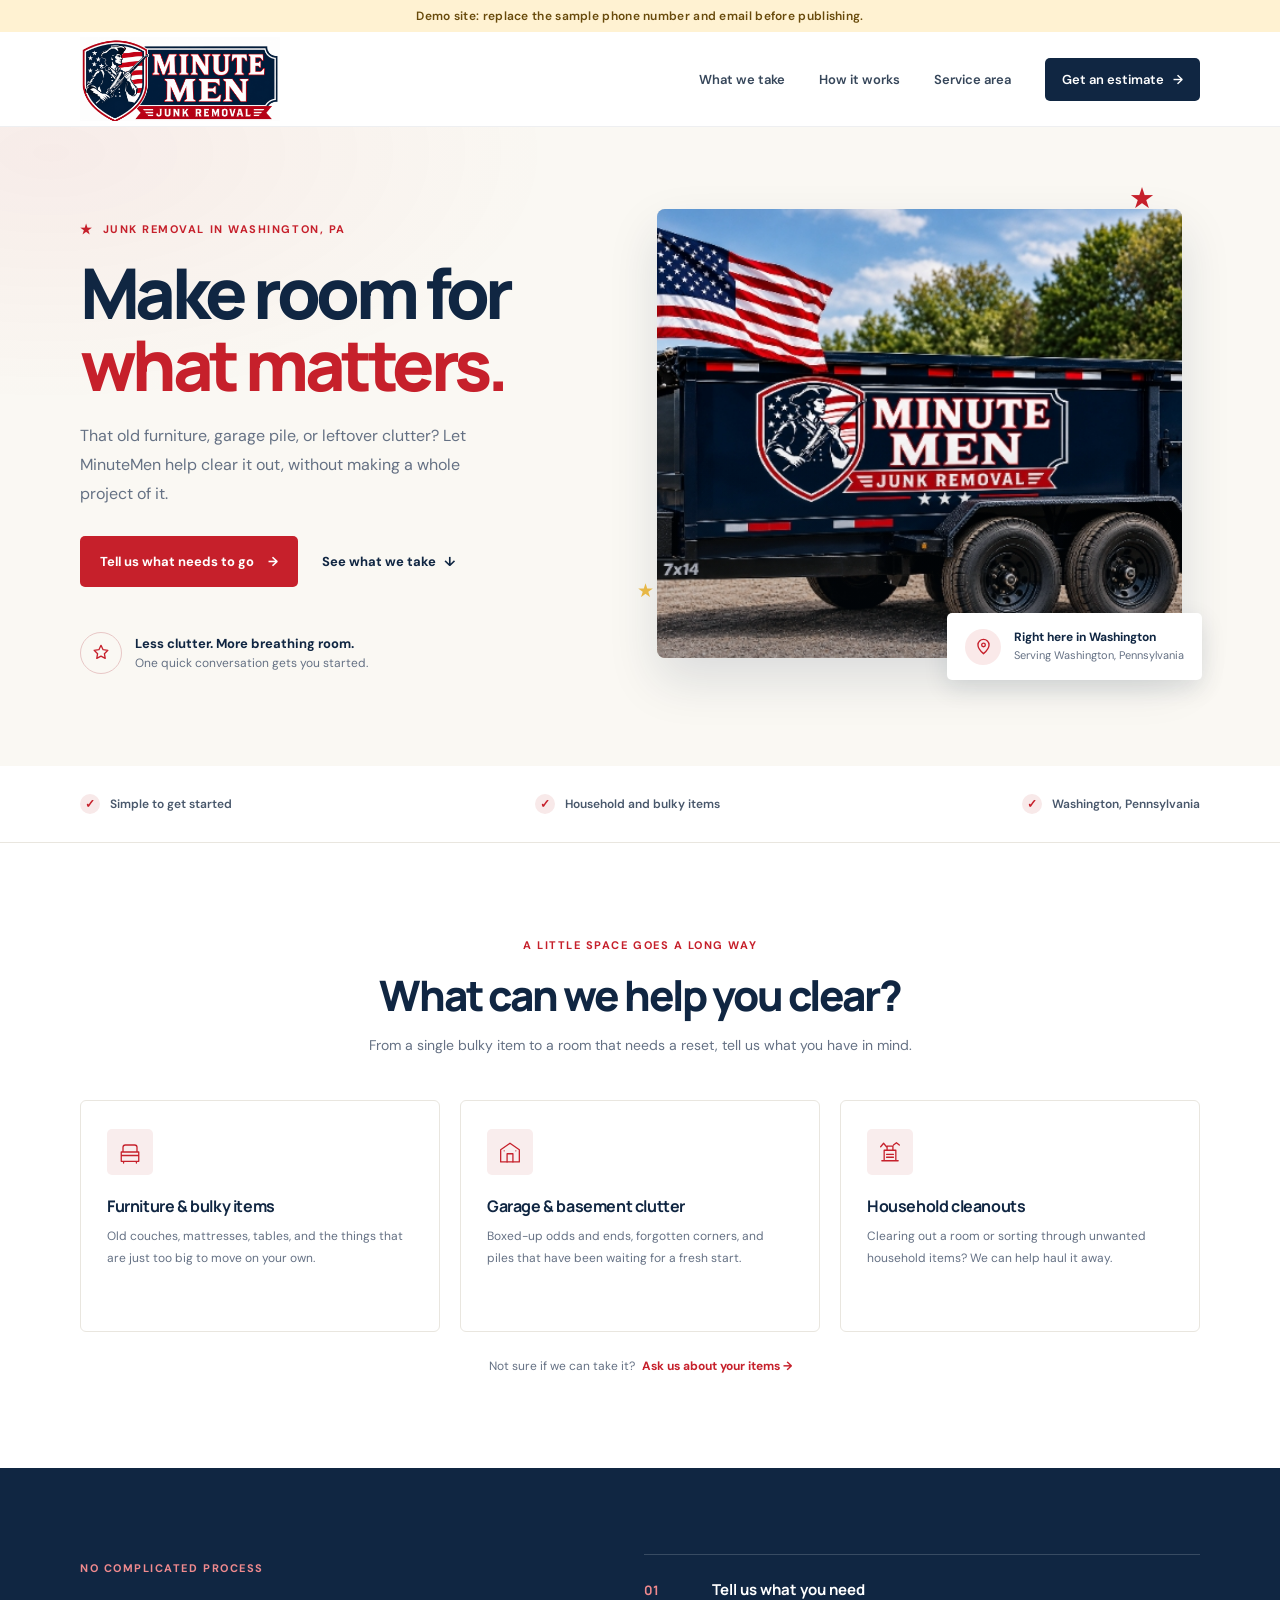
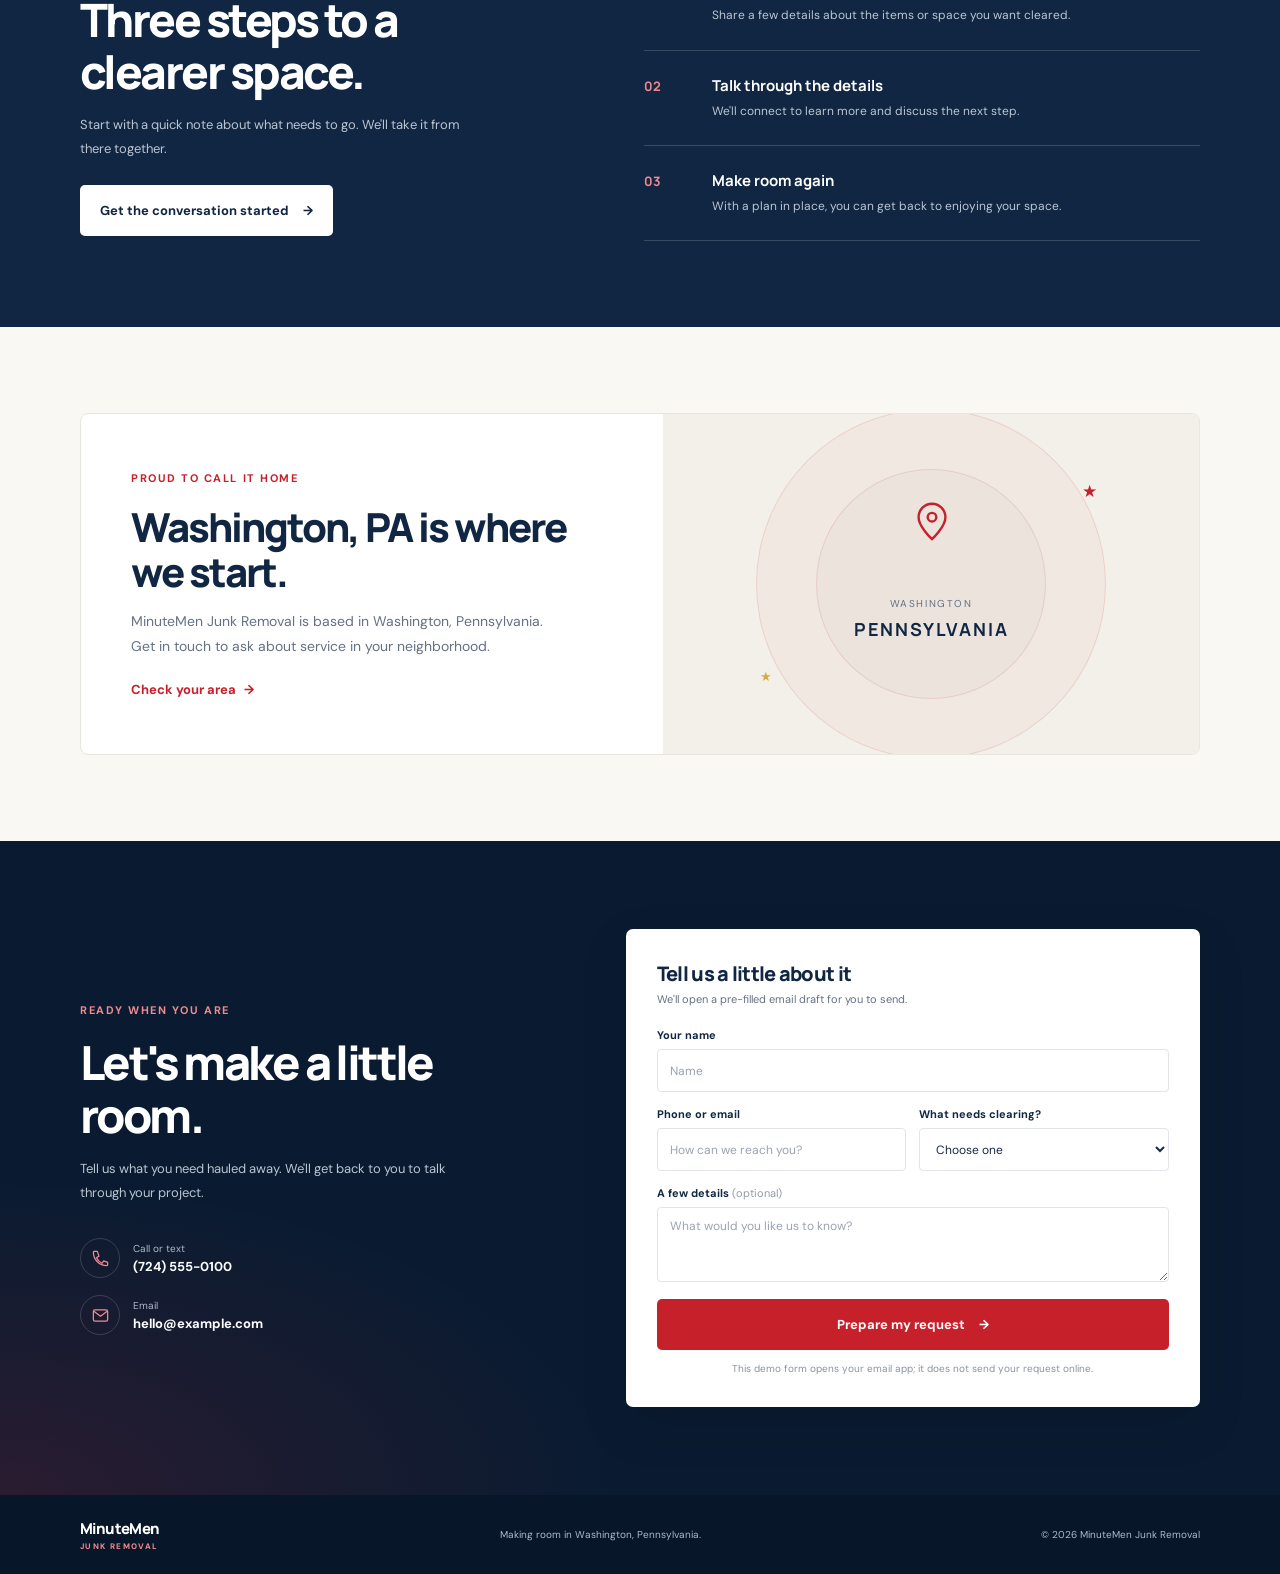
<file: index.html>
<!doctype html>
<html lang="en">
  <head>
    <meta charset="utf-8">
    <meta name="viewport" content="width=device-width, initial-scale=1">
    <meta name="theme-color" content="#102642">
    <meta name="description" content="MinuteMen Junk Removal helps clear unwanted furniture, household clutter, and more in Washington, Pennsylvania.">
    <title>MinuteMen Junk Removal | Washington, PA</title>
    <link rel="preconnect" href="https://fonts.googleapis.com">
    <link rel="preconnect" href="https://fonts.gstatic.com" crossorigin>
    <link href="https://fonts.googleapis.com/css2?family=DM+Sans:wght@400;500;600;700&family=Manrope:wght@400;500;600;700;800&display=swap" rel="stylesheet">
    <link rel="stylesheet" href="src/styles.css">
    <script src="src/script.js" defer></script>
  </head>
  <body>
    <div class="demo-note" role="note">
      Demo site: replace the sample phone number and email before publishing.
    </div>

    <header class="site-header">
      <div class="container header-inner">
        <a class="brand" href="#home" aria-label="MinuteMen Junk Removal home">
          <span class="brand-logo">
            <img src="assets/logo%201.png" alt="MinuteMen Junk Removal logo" width="1536" height="1024">
          </span>
        </a>

        <button class="menu-toggle" type="button" aria-expanded="false" aria-controls="site-nav">
          <span class="sr-only">Open navigation</span>
          <span></span>
          <span></span>
          <span></span>
        </button>

        <nav class="site-nav" id="site-nav" aria-label="Main navigation">
          <a href="#services">What we take</a>
          <a href="#how-it-works">How it works</a>
          <a href="#service-area">Service area</a>
          <a class="nav-cta" href="#contact">Get an estimate <span aria-hidden="true">&rarr;</span></a>
        </nav>
      </div>
    </header>

    <main>
      <section class="hero" id="home">
        <div class="container hero-grid">
          <div class="hero-copy">
            <p class="eyebrow"><span class="eyebrow-star" aria-hidden="true">&#9733;</span> Junk removal in Washington, PA</p>
            <h1>Make room for <span>what matters.</span></h1>
            <p class="hero-description">That old furniture, garage pile, or leftover clutter? Let MinuteMen help clear it out, without making a whole project of it.</p>
            <div class="hero-actions">
              <a class="button button-primary" href="#contact">Tell us what needs to go <span aria-hidden="true">&rarr;</span></a>
              <a class="text-link" href="#services">See what we take <span aria-hidden="true">&darr;</span></a>
            </div>
            <div class="hero-proof">
              <span class="proof-icon" aria-hidden="true">
                <svg viewBox="0 0 24 24" fill="none"><path d="M12 2.8 14.5 8l5.7.8-4.1 4 .97 5.7L12 15.8l-5.07 2.67.97-5.67-4.1-4L9.5 8 12 2.8Z" stroke="currentColor" stroke-width="1.6" stroke-linejoin="round"/></svg>
              </span>
              <p><strong>Less clutter. More breathing room.</strong><br>One quick conversation gets you started.</p>
            </div>
          </div>

          <div class="hero-visual">
            <div class="photo-frame">
              <img src="assets/logo%202.png" alt="MinuteMen Junk Removal trailer ready to haul away unwanted items" width="600" height="400">
            </div>
            <div class="location-tag">
              <span class="location-pin" aria-hidden="true">
                <svg viewBox="0 0 24 24" fill="none"><path d="M19 10c0 5-7 11-7 11S5 15 5 10a7 7 0 1 1 14 0Z" stroke="currentColor" stroke-width="1.7"/><circle cx="12" cy="10" r="2.3" stroke="currentColor" stroke-width="1.7"/></svg>
              </span>
              <span><strong>Right here in Washington</strong><br>Serving Washington, Pennsylvania</span>
            </div>
            <span class="photo-star star-one" aria-hidden="true">&#9733;</span>
            <span class="photo-star star-two" aria-hidden="true">&#9733;</span>
          </div>
        </div>
      </section>

      <section class="service-strip" aria-label="Our approach">
        <div class="container strip-inner">
          <p><span aria-hidden="true">&#10003;</span> Simple to get started</p>
          <p><span aria-hidden="true">&#10003;</span> Household and bulky items</p>
          <p><span aria-hidden="true">&#10003;</span> Washington, Pennsylvania</p>
        </div>
      </section>

      <section class="section services-section" id="services">
        <div class="container">
          <div class="section-heading">
            <p class="eyebrow">A little space goes a long way</p>
            <h2>What can we help you clear?</h2>
            <p>From a single bulky item to a room that needs a reset, tell us what you have in mind.</p>
          </div>
          <div class="service-grid">
            <article class="service-card">
              <span class="service-icon" aria-hidden="true">
                <svg viewBox="0 0 48 48" fill="none"><path d="M9 24h30v16H9zM12 24v-8a4 4 0 0 1 4-4h16a4 4 0 0 1 4 4v8M13 40v3m22-3v3M9 30h30" stroke="currentColor" stroke-width="2.2" stroke-linecap="round" stroke-linejoin="round"/></svg>
              </span>
              <h3>Furniture &amp; bulky items</h3>
              <p>Old couches, mattresses, tables, and the things that are just too big to move on your own.</p>
            </article>
            <article class="service-card">
              <span class="service-icon" aria-hidden="true">
                <svg viewBox="0 0 48 48" fill="none"><path d="M8 20 24 9l16 11v21H8V20Z" stroke="currentColor" stroke-width="2.2" stroke-linejoin="round"/><path d="M19 41V27h10v14M14 22h.01M34 22h.01" stroke="currentColor" stroke-width="2.2" stroke-linecap="round" stroke-linejoin="round"/></svg>
              </span>
              <h3>Garage &amp; basement clutter</h3>
              <p>Boxed-up odds and ends, forgotten corners, and piles that have been waiting for a fresh start.</p>
            </article>
            <article class="service-card">
              <span class="service-icon" aria-hidden="true">
                <svg viewBox="0 0 48 48" fill="none"><path d="M10 39h28M14 39V21h20v18M19 21v-7h10v7M18 28h12M18 33h12M8 15l5-6 5 6M30 12l5-4 5 4" stroke="currentColor" stroke-width="2.2" stroke-linecap="round" stroke-linejoin="round"/></svg>
              </span>
              <h3>Household cleanouts</h3>
              <p>Clearing out a room or sorting through unwanted household items? We can help haul it away.</p>
            </article>
          </div>
          <p class="service-footnote">Not sure if we can take it? <a href="#contact">Ask us about your items <span aria-hidden="true">&rarr;</span></a></p>
        </div>
      </section>

      <section class="how-section" id="how-it-works">
        <div class="container how-grid">
          <div class="how-intro">
            <p class="eyebrow eyebrow-light">No complicated process</p>
            <h2>Three steps to a clearer space.</h2>
            <p>Start with a quick note about what needs to go. We'll take it from there together.</p>
            <a class="button button-light" href="#contact">Get the conversation started <span aria-hidden="true">&rarr;</span></a>
          </div>
          <div class="steps">
            <article class="step">
              <span class="step-number">01</span>
              <div><h3>Tell us what you need</h3><p>Share a few details about the items or space you want cleared.</p></div>
            </article>
            <article class="step">
              <span class="step-number">02</span>
              <div><h3>Talk through the details</h3><p>We'll connect to learn more and discuss the next step.</p></div>
            </article>
            <article class="step">
              <span class="step-number">03</span>
              <div><h3>Make room again</h3><p>With a plan in place, you can get back to enjoying your space.</p></div>
            </article>
          </div>
        </div>
      </section>

      <section class="section area-section" id="service-area">
        <div class="container area-card">
          <div class="area-copy">
            <p class="eyebrow">Proud to call it home</p>
            <h2>Washington, PA is where we start.</h2>
            <p>MinuteMen Junk Removal is based in Washington, Pennsylvania. Get in touch to ask about service in your neighborhood.</p>
            <a class="text-link text-link-red" href="#contact">Check your area <span aria-hidden="true">&rarr;</span></a>
          </div>
          <div class="area-art" aria-hidden="true">
            <div class="area-circle circle-back"></div>
            <div class="area-circle circle-front"></div>
            <div class="area-pin">
              <svg viewBox="0 0 48 48" fill="none"><path d="M38 20c0 10-14 23-14 23S10 30 10 20a14 14 0 1 1 28 0Z" stroke="currentColor" stroke-width="2.5"/><circle cx="24" cy="20" r="4.5" stroke="currentColor" stroke-width="2.5"/></svg>
            </div>
            <span class="area-label">WASHINGTON<br><strong>PENNSYLVANIA</strong></span>
            <span class="area-star area-star-a">&#9733;</span>
            <span class="area-star area-star-b">&#9733;</span>
          </div>
        </div>
      </section>

      <section class="contact-section" id="contact">
        <div class="container contact-grid">
          <div class="contact-copy">
            <p class="eyebrow eyebrow-light">Ready when you are</p>
            <h2>Let's make a little room.</h2>
            <p>Tell us what you need hauled away. We'll get back to you to talk through your project.</p>
            <div class="contact-details">
              <a href="tel:+17245550100">
                <span class="contact-detail-icon" aria-hidden="true">
                  <svg viewBox="0 0 24 24" fill="none"><path d="M7 3H4a1 1 0 0 0-1 1c0 9.4 7.6 17 17 17a1 1 0 0 0 1-1v-3l-5-2-2 3a14 14 0 0 1-7-7l3-2-2-6Z" stroke="currentColor" stroke-width="1.6" stroke-linecap="round" stroke-linejoin="round"/></svg>
                </span>
                <span><small>Call or text</small><strong>(724) 555-0100</strong></span>
              </a>
              <a href="mailto:hello@example.com">
                <span class="contact-detail-icon" aria-hidden="true">
                  <svg viewBox="0 0 24 24" fill="none"><rect x="3" y="5" width="18" height="14" rx="2" stroke="currentColor" stroke-width="1.6"/><path d="m4 7 8 6 8-6" stroke="currentColor" stroke-width="1.6" stroke-linecap="round" stroke-linejoin="round"/></svg>
                </span>
                <span><small>Email</small><strong>hello@example.com</strong></span>
              </a>
            </div>
          </div>
          <form class="estimate-form" id="estimate-form">
            <div class="form-heading">
              <h3>Tell us a little about it</h3>
              <p>We'll open a pre-filled email draft for you to send.</p>
            </div>
            <label for="name">Your name</label>
            <input id="name" name="name" type="text" autocomplete="name" placeholder="Name" required>
            <div class="form-row">
              <div>
                <label for="contact-info">Phone or email</label>
                <input id="contact-info" name="contact" type="text" placeholder="How can we reach you?" required>
              </div>
              <div>
                <label for="project-type">What needs clearing?</label>
                <select id="project-type" name="project" required>
                  <option value="" disabled selected>Choose one</option>
                  <option>Furniture or bulky items</option>
                  <option>Garage or basement</option>
                  <option>Household cleanout</option>
                  <option>Something else</option>
                </select>
              </div>
            </div>
            <label for="message">A few details <span>(optional)</span></label>
            <textarea id="message" name="message" rows="3" placeholder="What would you like us to know?"></textarea>
            <button class="button button-primary form-submit" type="submit">Prepare my request <span aria-hidden="true">&rarr;</span></button>
            <p class="form-disclaimer">This demo form opens your email app; it does not send your request online.</p>
          </form>
        </div>
      </section>
    </main>

    <footer class="site-footer">
      <div class="container footer-inner">
        <a class="footer-brand" href="#home">MinuteMen <span>JUNK REMOVAL</span></a>
        <p>Making room in Washington, Pennsylvania.</p>
        <p class="copyright">&copy; <span id="year"></span> MinuteMen Junk Removal</p>
      </div>
    </footer>
  </body>
</html>
</file>
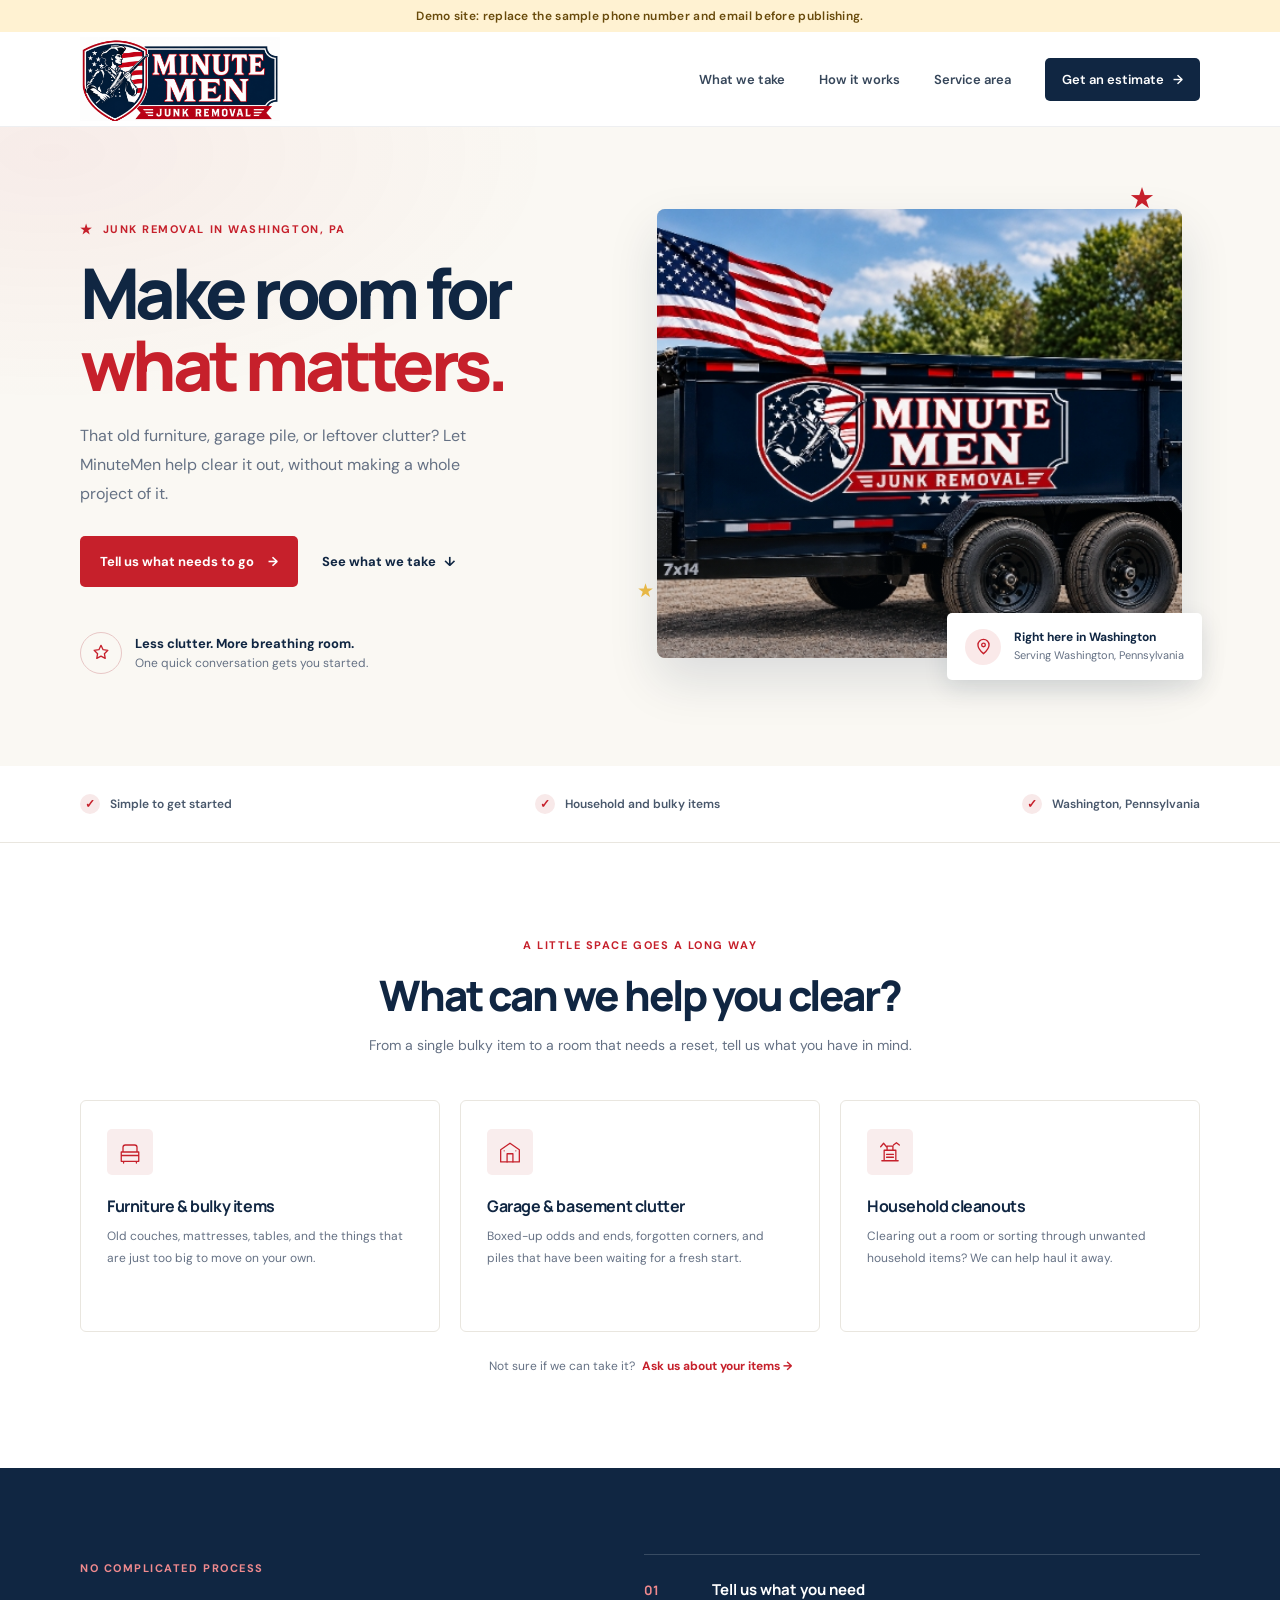
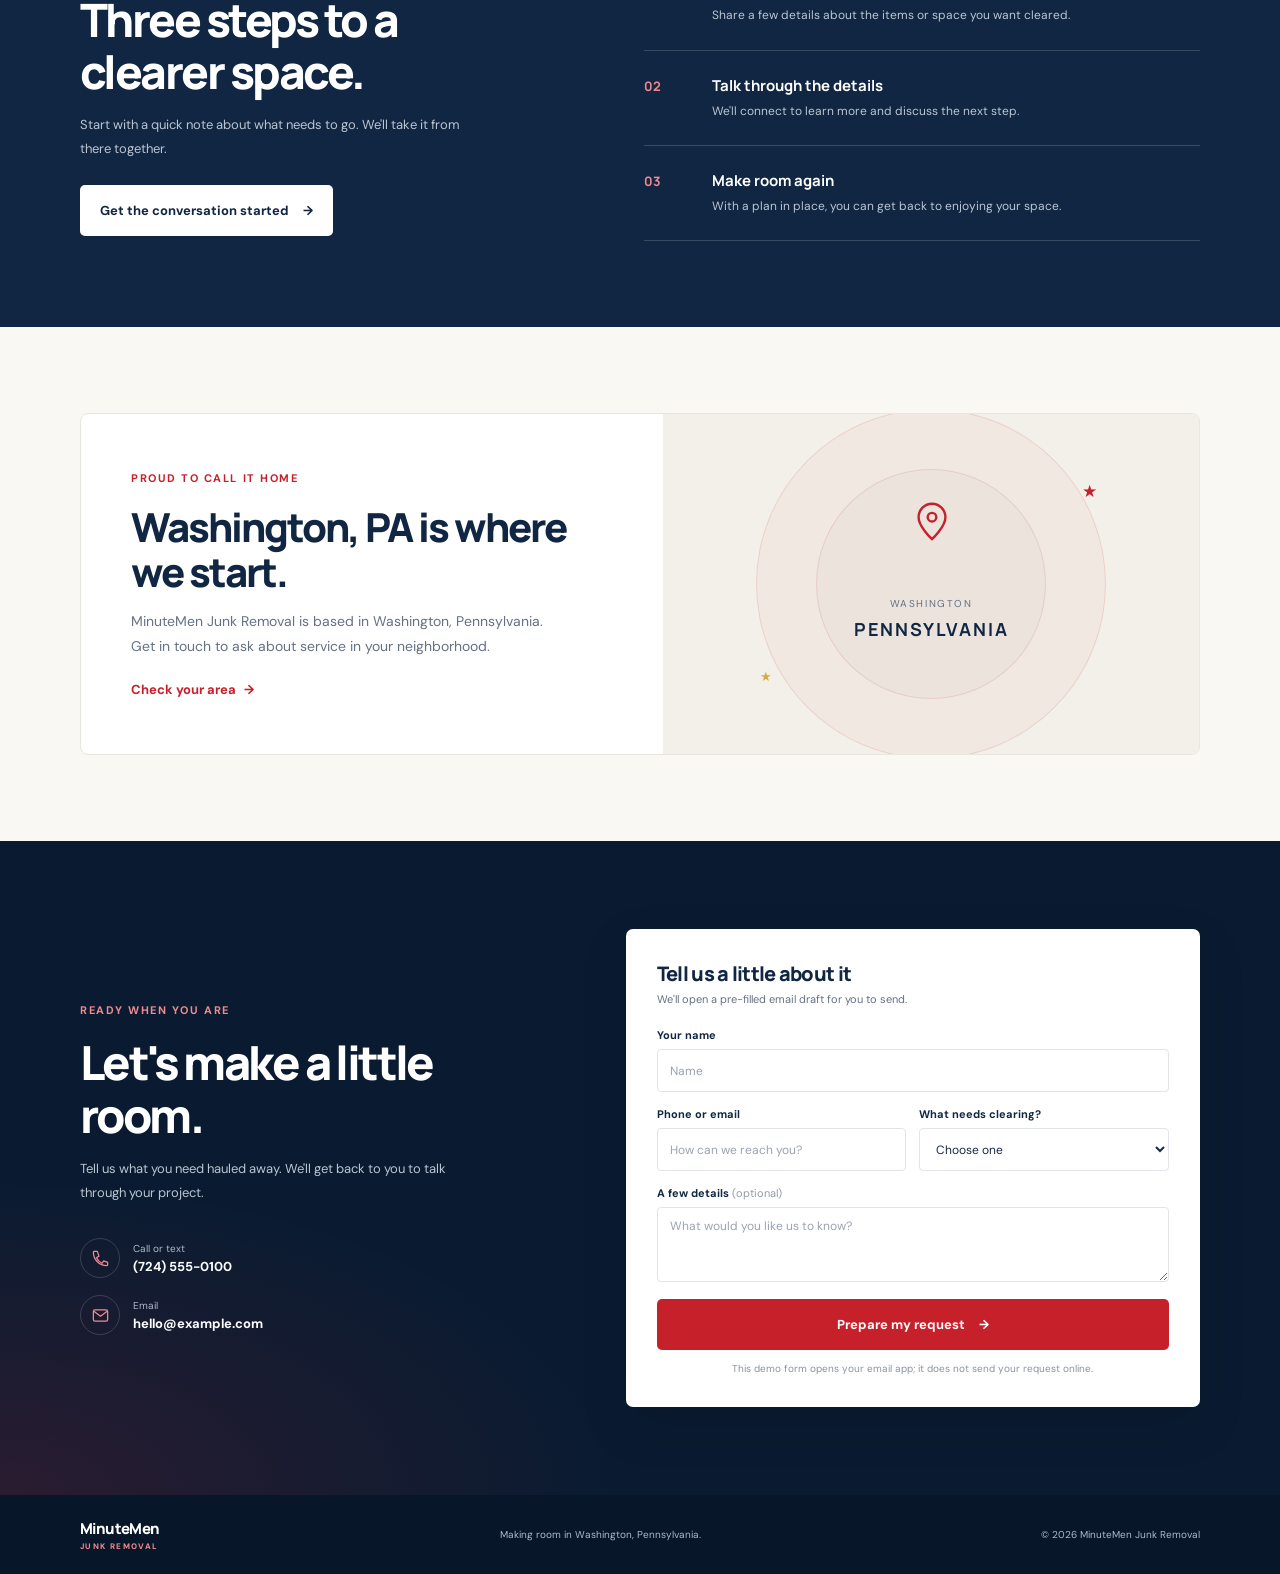
<file: src/index.html>
<!doctype html>
<html lang="en">
  <head>
    <meta charset="utf-8">
    <meta name="viewport" content="width=device-width, initial-scale=1">
    <meta name="theme-color" content="#102642">
    <meta name="description" content="MinuteMen Junk Removal helps clear unwanted furniture, household clutter, and more in Washington, Pennsylvania.">
    <title>MinuteMen Junk Removal | Washington, PA</title>
    <link rel="preconnect" href="https://fonts.googleapis.com">
    <link rel="preconnect" href="https://fonts.gstatic.com" crossorigin>
    <link href="https://fonts.googleapis.com/css2?family=DM+Sans:wght@400;500;600;700&family=Manrope:wght@400;500;600;700;800&display=swap" rel="stylesheet">
    <link rel="stylesheet" href="styles.css">
    <script src="script.js" defer></script>
  </head>
  <body>
    <div class="demo-note" role="note">
      Demo site: replace the sample phone number and email before publishing.
    </div>

    <header class="site-header">
      <div class="container header-inner">
        <a class="brand" href="#home" aria-label="MinuteMen Junk Removal home">
          <span class="brand-logo">
            <img src="../assets/logo%201.png" alt="MinuteMen Junk Removal logo" width="1536" height="1024">
          </span>
        </a>

        <button class="menu-toggle" type="button" aria-expanded="false" aria-controls="site-nav">
          <span class="sr-only">Open navigation</span>
          <span></span>
          <span></span>
          <span></span>
        </button>

        <nav class="site-nav" id="site-nav" aria-label="Main navigation">
          <a href="#services">What we take</a>
          <a href="#how-it-works">How it works</a>
          <a href="#service-area">Service area</a>
          <a class="nav-cta" href="#contact">Get an estimate <span aria-hidden="true">&rarr;</span></a>
        </nav>
      </div>
    </header>

    <main>
      <section class="hero" id="home">
        <div class="container hero-grid">
          <div class="hero-copy">
            <p class="eyebrow"><span class="eyebrow-star" aria-hidden="true">&#9733;</span> Junk removal in Washington, PA</p>
            <h1>Make room for <span>what matters.</span></h1>
            <p class="hero-description">That old furniture, garage pile, or leftover clutter? Let MinuteMen help clear it out, without making a whole project of it.</p>
            <div class="hero-actions">
              <a class="button button-primary" href="#contact">Tell us what needs to go <span aria-hidden="true">&rarr;</span></a>
              <a class="text-link" href="#services">See what we take <span aria-hidden="true">&darr;</span></a>
            </div>
            <div class="hero-proof">
              <span class="proof-icon" aria-hidden="true">
                <svg viewBox="0 0 24 24" fill="none"><path d="M12 2.8 14.5 8l5.7.8-4.1 4 .97 5.7L12 15.8l-5.07 2.67.97-5.67-4.1-4L9.5 8 12 2.8Z" stroke="currentColor" stroke-width="1.6" stroke-linejoin="round"/></svg>
              </span>
              <p><strong>Less clutter. More breathing room.</strong><br>One quick conversation gets you started.</p>
            </div>
          </div>

          <div class="hero-visual">
            <div class="photo-frame">
              <img src="../assets/logo%202.png" alt="MinuteMen Junk Removal trailer ready to haul away unwanted items" width="600" height="400">
            </div>
            <div class="location-tag">
              <span class="location-pin" aria-hidden="true">
                <svg viewBox="0 0 24 24" fill="none"><path d="M19 10c0 5-7 11-7 11S5 15 5 10a7 7 0 1 1 14 0Z" stroke="currentColor" stroke-width="1.7"/><circle cx="12" cy="10" r="2.3" stroke="currentColor" stroke-width="1.7"/></svg>
              </span>
              <span><strong>Right here in Washington</strong><br>Serving Washington, Pennsylvania</span>
            </div>
            <span class="photo-star star-one" aria-hidden="true">&#9733;</span>
            <span class="photo-star star-two" aria-hidden="true">&#9733;</span>
          </div>
        </div>
      </section>

      <section class="service-strip" aria-label="Our approach">
        <div class="container strip-inner">
          <p><span aria-hidden="true">&#10003;</span> Simple to get started</p>
          <p><span aria-hidden="true">&#10003;</span> Household and bulky items</p>
          <p><span aria-hidden="true">&#10003;</span> Washington, Pennsylvania</p>
        </div>
      </section>

      <section class="section services-section" id="services">
        <div class="container">
          <div class="section-heading">
            <p class="eyebrow">A little space goes a long way</p>
            <h2>What can we help you clear?</h2>
            <p>From a single bulky item to a room that needs a reset, tell us what you have in mind.</p>
          </div>
          <div class="service-grid">
            <article class="service-card">
              <span class="service-icon" aria-hidden="true">
                <svg viewBox="0 0 48 48" fill="none"><path d="M9 24h30v16H9zM12 24v-8a4 4 0 0 1 4-4h16a4 4 0 0 1 4 4v8M13 40v3m22-3v3M9 30h30" stroke="currentColor" stroke-width="2.2" stroke-linecap="round" stroke-linejoin="round"/></svg>
              </span>
              <h3>Furniture &amp; bulky items</h3>
              <p>Old couches, mattresses, tables, and the things that are just too big to move on your own.</p>
            </article>
            <article class="service-card">
              <span class="service-icon" aria-hidden="true">
                <svg viewBox="0 0 48 48" fill="none"><path d="M8 20 24 9l16 11v21H8V20Z" stroke="currentColor" stroke-width="2.2" stroke-linejoin="round"/><path d="M19 41V27h10v14M14 22h.01M34 22h.01" stroke="currentColor" stroke-width="2.2" stroke-linecap="round" stroke-linejoin="round"/></svg>
              </span>
              <h3>Garage &amp; basement clutter</h3>
              <p>Boxed-up odds and ends, forgotten corners, and piles that have been waiting for a fresh start.</p>
            </article>
            <article class="service-card">
              <span class="service-icon" aria-hidden="true">
                <svg viewBox="0 0 48 48" fill="none"><path d="M10 39h28M14 39V21h20v18M19 21v-7h10v7M18 28h12M18 33h12M8 15l5-6 5 6M30 12l5-4 5 4" stroke="currentColor" stroke-width="2.2" stroke-linecap="round" stroke-linejoin="round"/></svg>
              </span>
              <h3>Household cleanouts</h3>
              <p>Clearing out a room or sorting through unwanted household items? We can help haul it away.</p>
            </article>
          </div>
          <p class="service-footnote">Not sure if we can take it? <a href="#contact">Ask us about your items <span aria-hidden="true">&rarr;</span></a></p>
        </div>
      </section>

      <section class="how-section" id="how-it-works">
        <div class="container how-grid">
          <div class="how-intro">
            <p class="eyebrow eyebrow-light">No complicated process</p>
            <h2>Three steps to a clearer space.</h2>
            <p>Start with a quick note about what needs to go. We'll take it from there together.</p>
            <a class="button button-light" href="#contact">Get the conversation started <span aria-hidden="true">&rarr;</span></a>
          </div>
          <div class="steps">
            <article class="step">
              <span class="step-number">01</span>
              <div><h3>Tell us what you need</h3><p>Share a few details about the items or space you want cleared.</p></div>
            </article>
            <article class="step">
              <span class="step-number">02</span>
              <div><h3>Talk through the details</h3><p>We'll connect to learn more and discuss the next step.</p></div>
            </article>
            <article class="step">
              <span class="step-number">03</span>
              <div><h3>Make room again</h3><p>With a plan in place, you can get back to enjoying your space.</p></div>
            </article>
          </div>
        </div>
      </section>

      <section class="section area-section" id="service-area">
        <div class="container area-card">
          <div class="area-copy">
            <p class="eyebrow">Proud to call it home</p>
            <h2>Washington, PA is where we start.</h2>
            <p>MinuteMen Junk Removal is based in Washington, Pennsylvania. Get in touch to ask about service in your neighborhood.</p>
            <a class="text-link text-link-red" href="#contact">Check your area <span aria-hidden="true">&rarr;</span></a>
          </div>
          <div class="area-art" aria-hidden="true">
            <div class="area-circle circle-back"></div>
            <div class="area-circle circle-front"></div>
            <div class="area-pin">
              <svg viewBox="0 0 48 48" fill="none"><path d="M38 20c0 10-14 23-14 23S10 30 10 20a14 14 0 1 1 28 0Z" stroke="currentColor" stroke-width="2.5"/><circle cx="24" cy="20" r="4.5" stroke="currentColor" stroke-width="2.5"/></svg>
            </div>
            <span class="area-label">WASHINGTON<br><strong>PENNSYLVANIA</strong></span>
            <span class="area-star area-star-a">&#9733;</span>
            <span class="area-star area-star-b">&#9733;</span>
          </div>
        </div>
      </section>

      <section class="contact-section" id="contact">
        <div class="container contact-grid">
          <div class="contact-copy">
            <p class="eyebrow eyebrow-light">Ready when you are</p>
            <h2>Let's make a little room.</h2>
            <p>Tell us what you need hauled away. We'll get back to you to talk through your project.</p>
            <div class="contact-details">
              <a href="tel:+17245550100">
                <span class="contact-detail-icon" aria-hidden="true">
                  <svg viewBox="0 0 24 24" fill="none"><path d="M7 3H4a1 1 0 0 0-1 1c0 9.4 7.6 17 17 17a1 1 0 0 0 1-1v-3l-5-2-2 3a14 14 0 0 1-7-7l3-2-2-6Z" stroke="currentColor" stroke-width="1.6" stroke-linecap="round" stroke-linejoin="round"/></svg>
                </span>
                <span><small>Call or text</small><strong>(724) 555-0100</strong></span>
              </a>
              <a href="mailto:hello@example.com">
                <span class="contact-detail-icon" aria-hidden="true">
                  <svg viewBox="0 0 24 24" fill="none"><rect x="3" y="5" width="18" height="14" rx="2" stroke="currentColor" stroke-width="1.6"/><path d="m4 7 8 6 8-6" stroke="currentColor" stroke-width="1.6" stroke-linecap="round" stroke-linejoin="round"/></svg>
                </span>
                <span><small>Email</small><strong>hello@example.com</strong></span>
              </a>
            </div>
          </div>
          <form class="estimate-form" id="estimate-form">
            <div class="form-heading">
              <h3>Tell us a little about it</h3>
              <p>We'll open a pre-filled email draft for you to send.</p>
            </div>
            <label for="name">Your name</label>
            <input id="name" name="name" type="text" autocomplete="name" placeholder="Name" required>
            <div class="form-row">
              <div>
                <label for="contact-info">Phone or email</label>
                <input id="contact-info" name="contact" type="text" placeholder="How can we reach you?" required>
              </div>
              <div>
                <label for="project-type">What needs clearing?</label>
                <select id="project-type" name="project" required>
                  <option value="" disabled selected>Choose one</option>
                  <option>Furniture or bulky items</option>
                  <option>Garage or basement</option>
                  <option>Household cleanout</option>
                  <option>Something else</option>
                </select>
              </div>
            </div>
            <label for="message">A few details <span>(optional)</span></label>
            <textarea id="message" name="message" rows="3" placeholder="What would you like us to know?"></textarea>
            <button class="button button-primary form-submit" type="submit">Prepare my request <span aria-hidden="true">&rarr;</span></button>
            <p class="form-disclaimer">This demo form opens your email app; it does not send your request online.</p>
          </form>
        </div>
      </section>
    </main>

    <footer class="site-footer">
      <div class="container footer-inner">
        <a class="footer-brand" href="#home">MinuteMen <span>JUNK REMOVAL</span></a>
        <p>Making room in Washington, Pennsylvania.</p>
        <p class="copyright">&copy; <span id="year"></span> MinuteMen Junk Removal</p>
      </div>
    </footer>
  </body>
</html>
</file>
<file: src/styles.css>
:root {
  color-scheme: light;
  --navy: #102642;
  --navy-deep: #0a1b31;
  --red: #c6202b;
  --red-dark: #a61621;
  --ink: #172a40;
  --muted: #657184;
  --cream: #faf8f3;
  --white: #fff;
  --line: #e9e6df;
  --font-body: "DM Sans", Arial, sans-serif;
  --font-heading: "Manrope", "DM Sans", Arial, sans-serif;
}

* {
  box-sizing: border-box;
}

html {
  scroll-behavior: smooth;
  scroll-padding-top: 6rem;
}

body {
  margin: 0;
  background: var(--white);
  color: var(--ink);
  font-family: var(--font-body);
  font-size: 16px;
  -webkit-font-smoothing: antialiased;
}

img,
svg {
  display: block;
}

a {
  color: inherit;
}

button,
input,
select,
textarea {
  font: inherit;
}

.container {
  width: min(1120px, calc(100% - 48px));
  margin-inline: auto;
}

.sr-only {
  position: absolute;
  width: 1px;
  height: 1px;
  padding: 0;
  margin: -1px;
  overflow: hidden;
  clip: rect(0, 0, 0, 0);
  white-space: nowrap;
  border: 0;
}

.demo-note {
  padding: 8px 20px;
  background: #fff2d2;
  color: #684a0b;
  font-size: 12px;
  font-weight: 600;
  letter-spacing: 0.025em;
  text-align: center;
}

.site-header {
  position: relative;
  z-index: 5;
  background: var(--white);
  border-bottom: 1px solid rgba(16, 38, 66, 0.07);
}

.header-inner {
  display: flex;
  min-height: 94px;
  align-items: center;
  justify-content: space-between;
}

.brand {
  display: inline-flex;
  width: 200px;
  height: 88px;
  align-items: center;
  overflow: hidden;
}

.brand-logo {
  display: block;
  width: 200px;
  height: 84px;
  overflow: hidden;
}

.brand-logo img {
  width: 200px;
  height: auto;
  transform: translateY(-17px);
}

.site-nav {
  display: flex;
  align-items: center;
  gap: 34px;
}

.site-nav a {
  color: #36465a;
  font-size: 13px;
  font-weight: 600;
  text-decoration: none;
  transition: color 160ms ease;
}

.site-nav a:hover,
.site-nav a:focus-visible {
  color: var(--red);
}

.site-nav .nav-cta {
  padding: 13px 17px;
  border-radius: 5px;
  background: var(--navy);
  color: var(--white);
  transition: background 160ms ease, transform 160ms ease;
}

.site-nav .nav-cta:hover,
.site-nav .nav-cta:focus-visible {
  background: var(--red);
  color: var(--white);
  transform: translateY(-1px);
}

.nav-cta span {
  margin-left: 6px;
}

.menu-toggle {
  display: none;
}

.hero {
  overflow: hidden;
  padding: 82px 0 86px;
  background:
    radial-gradient(ellipse at 4% 4%, rgba(198, 32, 43, 0.055), transparent 29%),
    var(--cream);
}

.hero-grid {
  display: grid;
  grid-template-columns: 1fr 1.06fr;
  align-items: center;
  gap: 64px;
}

.hero-copy {
  padding: 5px 0 0;
}

.eyebrow {
  display: flex;
  align-items: center;
  gap: 9px;
  margin: 0 0 18px;
  color: var(--red);
  font-size: 11px;
  font-weight: 700;
  letter-spacing: 0.14em;
  line-height: 1.5;
  text-transform: uppercase;
}

.eyebrow-star {
  font-size: 13px;
}

h1,
h2,
h3,
p {
  margin-top: 0;
}

h1,
h2,
h3 {
  font-family: var(--font-heading);
}

.hero h1 {
  max-width: 570px;
  margin-bottom: 22px;
  color: var(--navy);
  font-size: clamp(46px, 5.5vw, 70px);
  font-weight: 800;
  letter-spacing: -0.065em;
  line-height: 1.02;
}

.hero h1 span {
  color: var(--red);
}

.hero-description {
  max-width: 435px;
  margin-bottom: 28px;
  color: var(--muted);
  font-size: 16px;
  line-height: 1.8;
}

.hero-actions {
  display: flex;
  flex-wrap: wrap;
  align-items: center;
  gap: 24px;
}

.button {
  display: inline-flex;
  min-height: 51px;
  align-items: center;
  justify-content: center;
  gap: 14px;
  padding: 0 20px;
  border: 0;
  border-radius: 5px;
  font-size: 13px;
  font-weight: 700;
  text-align: center;
  text-decoration: none;
  cursor: pointer;
  transition: background 160ms ease, color 160ms ease, transform 160ms ease;
}

.button:hover {
  transform: translateY(-2px);
}

.button-primary {
  background: var(--red);
  color: var(--white);
}

.button-primary:hover,
.button-primary:focus-visible {
  background: var(--red-dark);
}

.text-link {
  display: inline-flex;
  align-items: center;
  gap: 8px;
  color: var(--navy);
  font-size: 13px;
  font-weight: 700;
  text-decoration: none;
}

.text-link:hover,
.text-link:focus-visible {
  color: var(--red);
}

.hero-proof {
  display: flex;
  align-items: center;
  gap: 13px;
  margin-top: 45px;
}

.proof-icon {
  display: grid;
  width: 42px;
  height: 42px;
  flex: 0 0 42px;
  place-items: center;
  border: 1px solid #e8c7c6;
  border-radius: 50%;
  color: var(--red);
}

.proof-icon svg {
  width: 20px;
  height: 20px;
}

.hero-proof p {
  margin: 0;
  color: var(--muted);
  font-size: 12px;
  line-height: 1.65;
}

.hero-proof strong {
  color: var(--navy);
  font-size: 13px;
}

.hero-visual {
  position: relative;
  padding: 0 18px 22px 0;
}

.photo-frame {
  position: relative;
  overflow: hidden;
  aspect-ratio: 1.17;
  border-radius: 8px;
  background: #d8d6cf;
  box-shadow: 0 22px 50px rgba(16, 38, 66, 0.13);
}

.photo-frame::after {
  position: absolute;
  inset: 50% 0 0;
  background: linear-gradient(transparent, rgba(5, 19, 34, 0.3));
  content: "";
  pointer-events: none;
}

.photo-frame img {
  width: 100%;
  height: 100%;
  object-fit: cover;
  object-position: center 58%;
}

.location-tag {
  position: absolute;
  z-index: 1;
  right: -2px;
  bottom: 0;
  display: flex;
  min-width: 244px;
  align-items: center;
  gap: 13px;
  padding: 15px 18px;
  border-radius: 5px;
  background: var(--white);
  box-shadow: 0 8px 24px rgba(16, 38, 66, 0.12);
  color: var(--muted);
  font-size: 11px;
  line-height: 1.6;
}

.location-tag strong {
  color: var(--navy);
  font-size: 12px;
}

.location-pin {
  display: grid;
  width: 36px;
  height: 36px;
  flex: 0 0 36px;
  place-items: center;
  border-radius: 50%;
  background: #fae9e9;
  color: var(--red);
}

.location-pin svg {
  width: 19px;
  height: 19px;
}

.photo-star {
  position: absolute;
  z-index: 1;
  color: var(--red);
}

.star-one {
  top: -30px;
  right: 45px;
  font-size: 29px;
}

.star-two {
  bottom: 77px;
  left: -20px;
  color: #e7b746;
  font-size: 19px;
}

.service-strip {
  border-bottom: 1px solid var(--line);
  background: var(--white);
}

.strip-inner {
  display: flex;
  min-height: 76px;
  align-items: center;
  justify-content: space-between;
  gap: 24px;
}

.strip-inner p {
  display: flex;
  align-items: center;
  gap: 10px;
  margin: 0;
  color: #48576b;
  font-size: 12px;
  font-weight: 600;
}

.strip-inner p span {
  display: grid;
  width: 20px;
  height: 20px;
  place-items: center;
  border-radius: 50%;
  background: #f8e9e9;
  color: var(--red);
  font-size: 12px;
}

.section {
  padding: 94px 0;
}

.section-heading {
  max-width: 620px;
  margin: 0 auto 42px;
  text-align: center;
}

.section-heading .eyebrow {
  justify-content: center;
}

.section-heading h2,
.area-copy h2 {
  margin-bottom: 14px;
  color: var(--navy);
  font-size: clamp(30px, 3.6vw, 42px);
  font-weight: 800;
  letter-spacing: -0.05em;
  line-height: 1.13;
}

.section-heading > p:last-child,
.area-copy > p:not(.eyebrow) {
  margin-bottom: 0;
  color: var(--muted);
  font-size: 14px;
  line-height: 1.8;
}

.service-grid {
  display: grid;
  grid-template-columns: repeat(3, 1fr);
  gap: 20px;
}

.service-card {
  min-height: 232px;
  padding: 28px 26px 24px;
  border: 1px solid var(--line);
  border-radius: 6px;
  background: var(--white);
  transition: border-color 180ms ease, box-shadow 180ms ease, transform 180ms ease;
}

.service-card:hover {
  transform: translateY(-4px);
  border-color: #e2c1c1;
  box-shadow: 0 14px 30px rgba(16, 38, 66, 0.07);
}

.service-icon {
  display: grid;
  width: 46px;
  height: 46px;
  margin-bottom: 20px;
  place-items: center;
  border-radius: 5px;
  background: #f9eded;
  color: var(--red);
}

.service-icon svg {
  width: 28px;
  height: 28px;
}

.service-card h3 {
  margin-bottom: 9px;
  color: var(--navy);
  font-size: 16px;
  font-weight: 700;
  letter-spacing: -0.025em;
}

.service-card p {
  margin-bottom: 0;
  color: var(--muted);
  font-size: 12px;
  line-height: 1.8;
}

.service-footnote {
  margin: 26px 0 0;
  color: var(--muted);
  font-size: 12px;
  text-align: center;
}

.service-footnote a {
  margin-left: 4px;
  color: var(--red);
  font-weight: 700;
  text-decoration: none;
}

.service-footnote a:hover {
  text-decoration: underline;
}

.how-section {
  padding: 86px 0;
  background: var(--navy);
  color: var(--white);
}

.how-grid {
  display: grid;
  grid-template-columns: 0.92fr 1.08fr;
  align-items: center;
  gap: 90px;
}

.eyebrow-light {
  color: #f08a8e;
}

.how-intro h2,
.contact-copy h2 {
  max-width: 460px;
  margin-bottom: 16px;
  color: var(--white);
  font-size: clamp(32px, 4vw, 46px);
  font-weight: 800;
  letter-spacing: -0.055em;
  line-height: 1.12;
}

.how-intro > p:not(.eyebrow),
.contact-copy > p:not(.eyebrow) {
  max-width: 390px;
  margin-bottom: 25px;
  color: #bbc5d2;
  font-size: 13px;
  line-height: 1.8;
}

.button-light {
  background: var(--white);
  color: var(--navy);
}

.button-light:hover,
.button-light:focus-visible {
  background: #f5e8e8;
  color: var(--red);
}

.steps {
  border-top: 1px solid rgba(255, 255, 255, 0.17);
}

.step {
  display: grid;
  grid-template-columns: 52px 1fr;
  gap: 16px;
  padding: 24px 0;
  border-bottom: 1px solid rgba(255, 255, 255, 0.17);
}

.step-number {
  padding-top: 2px;
  color: #f08a8e;
  font-family: var(--font-heading);
  font-size: 13px;
  font-weight: 700;
}

.step h3 {
  margin-bottom: 5px;
  color: var(--white);
  font-size: 15px;
  font-weight: 700;
}

.step p {
  margin: 0;
  color: #bbc5d2;
  font-size: 12px;
  line-height: 1.7;
}

.area-section {
  padding: 86px 0;
  background: var(--cream);
}

.area-card {
  display: grid;
  min-height: 340px;
  grid-template-columns: 1fr 0.92fr;
  align-items: center;
  overflow: hidden;
  border: 1px solid var(--line);
  border-radius: 8px;
  background: var(--white);
}

.area-copy {
  padding: 45px 50px;
}

.area-copy h2 {
  max-width: 450px;
  font-size: clamp(30px, 3.4vw, 40px);
}

.area-copy > p:not(.eyebrow) {
  max-width: 430px;
  margin-bottom: 19px;
}

.text-link-red {
  color: var(--red);
}

.area-art {
  position: relative;
  display: grid;
  min-height: 340px;
  overflow: hidden;
  place-items: center;
  background: #f3f0e9;
}

.area-circle {
  position: absolute;
  border: 1px solid rgba(198, 32, 43, 0.12);
  border-radius: 50%;
}

.circle-back {
  width: 350px;
  height: 350px;
  background: rgba(198, 32, 43, 0.035);
}

.circle-front {
  width: 230px;
  height: 230px;
  background: rgba(16, 38, 66, 0.025);
}

.area-pin {
  position: absolute;
  top: 84px;
  left: calc(50% - 22px);
  color: var(--red);
}

.area-pin svg {
  width: 46px;
  height: 46px;
}

.area-label {
  position: relative;
  margin-top: 71px;
  color: var(--muted);
  font-size: 10px;
  letter-spacing: 0.16em;
  line-height: 1.8;
  text-align: center;
}

.area-label strong {
  color: var(--navy);
  font-family: var(--font-heading);
  font-size: 18px;
  letter-spacing: 0.1em;
}

.area-star {
  position: absolute;
  color: var(--red);
}

.area-star-a {
  top: 66px;
  right: 19%;
  font-size: 17px;
}

.area-star-b {
  bottom: 69px;
  left: 18%;
  color: #d7aa45;
  font-size: 13px;
}

.contact-section {
  padding: 88px 0;
  background:
    radial-gradient(ellipse at 0 100%, rgba(198, 32, 43, 0.17), transparent 34%),
    var(--navy-deep);
}

.contact-grid {
  display: grid;
  grid-template-columns: 0.9fr 1.1fr;
  align-items: center;
  gap: 76px;
}

.contact-copy h2 {
  font-size: clamp(34px, 4vw, 47px);
}

.contact-details {
  display: grid;
  gap: 17px;
  margin-top: 34px;
}

.contact-details a {
  display: flex;
  align-items: center;
  gap: 13px;
  color: var(--white);
  text-decoration: none;
}

.contact-details a:hover strong {
  color: #f08a8e;
}

.contact-detail-icon {
  display: grid;
  width: 40px;
  height: 40px;
  flex: 0 0 40px;
  place-items: center;
  border: 1px solid rgba(255, 255, 255, 0.16);
  border-radius: 50%;
  color: #f08a8e;
}

.contact-detail-icon svg {
  width: 19px;
  height: 19px;
}

.contact-details small,
.contact-details strong {
  display: block;
}

.contact-details small {
  margin-bottom: 3px;
  color: #aebaca;
  font-size: 10px;
}

.contact-details strong {
  font-size: 13px;
  transition: color 160ms ease;
}

.estimate-form {
  padding: 31px;
  border-radius: 7px;
  background: var(--white);
  box-shadow: 0 18px 48px rgba(0, 0, 0, 0.13);
}

.form-heading {
  margin-bottom: 22px;
}

.form-heading h3 {
  margin-bottom: 5px;
  color: var(--navy);
  font-size: 20px;
  font-weight: 800;
  letter-spacing: -0.035em;
}

.form-heading p {
  margin: 0;
  color: var(--muted);
  font-size: 11px;
}

.estimate-form label {
  display: block;
  margin-bottom: 7px;
  color: var(--navy);
  font-size: 11px;
  font-weight: 700;
}

.estimate-form label span {
  color: #929baa;
  font-weight: 400;
}

.estimate-form input,
.estimate-form select,
.estimate-form textarea {
  display: block;
  width: 100%;
  min-height: 43px;
  margin-bottom: 15px;
  padding: 10px 12px;
  border: 1px solid #e1e4e9;
  border-radius: 4px;
  outline: 0;
  background: #fff;
  color: var(--ink);
  font-size: 12px;
  transition: border-color 150ms ease, box-shadow 150ms ease;
}

.estimate-form textarea {
  min-height: 75px;
  resize: vertical;
}

.estimate-form input::placeholder,
.estimate-form textarea::placeholder {
  color: #9aa3af;
}

.estimate-form input:focus,
.estimate-form select:focus,
.estimate-form textarea:focus {
  border-color: #b74b52;
  box-shadow: 0 0 0 3px rgba(198, 32, 43, 0.1);
}

.form-row {
  display: grid;
  grid-template-columns: 1fr 1fr;
  gap: 13px;
}

.form-row > div {
  min-width: 0;
}

.form-submit {
  width: 100%;
  margin-top: 2px;
}

.form-disclaimer {
  margin: 11px 0 0;
  color: #8993a1;
  font-size: 10px;
  line-height: 1.5;
  text-align: center;
}

.site-footer {
  padding: 23px 0;
  background: #071629;
  color: #aebaca;
}

.footer-inner {
  display: flex;
  align-items: center;
  justify-content: space-between;
  gap: 20px;
}

.footer-brand {
  color: var(--white);
  font-family: var(--font-heading);
  font-size: 15px;
  font-weight: 800;
  letter-spacing: -0.04em;
  text-decoration: none;
}

.footer-brand span {
  display: block;
  margin-top: 2px;
  color: #f08a8e;
  font-family: var(--font-body);
  font-size: 8px;
  letter-spacing: 0.17em;
}

.footer-inner p {
  margin: 0;
  font-size: 10px;
}

.copyright {
  text-align: right;
}

:focus-visible {
  outline: 3px solid #e2a447;
  outline-offset: 3px;
}

@media (max-width: 900px) {
  .site-nav {
    gap: 19px;
  }

  .hero-grid {
    gap: 38px;
  }

  .hero {
    padding: 65px 0 72px;
  }

  .hero h1 {
    font-size: clamp(44px, 6vw, 58px);
  }

  .how-grid {
    gap: 46px;
  }

  .contact-grid {
    gap: 42px;
  }
}

@media (max-width: 700px) {
  html {
    scroll-padding-top: 5rem;
  }

  .container {
    width: min(100% - 36px, 520px);
  }

  .header-inner {
    min-height: 76px;
  }

  .brand {
    width: 166px;
    height: 70px;
  }

  .brand-logo {
    width: 166px;
    height: 70px;
  }

  .brand-logo img {
    width: 166px;
    transform: translateY(-14px);
  }

  .menu-toggle {
    display: flex;
    width: 42px;
    height: 42px;
    flex-direction: column;
    align-items: center;
    justify-content: center;
    gap: 5px;
    padding: 0;
    border: 1px solid var(--line);
    border-radius: 5px;
    background: var(--white);
    cursor: pointer;
  }

  .menu-toggle > span:not(.sr-only) {
    width: 18px;
    height: 2px;
    border-radius: 2px;
    background: var(--navy);
    transition: transform 160ms ease, opacity 160ms ease;
  }

  .menu-toggle[aria-expanded="true"] > span:nth-last-child(3) {
    transform: translateY(7px) rotate(45deg);
  }

  .menu-toggle[aria-expanded="true"] > span:nth-last-child(2) {
    opacity: 0;
  }

  .menu-toggle[aria-expanded="true"] > span:nth-last-child(1) {
    transform: translateY(-7px) rotate(-45deg);
  }

  .site-nav {
    position: absolute;
    top: 100%;
    right: 0;
    left: 0;
    display: none;
    align-items: stretch;
    gap: 0;
    padding: 8px 18px 18px;
    border-bottom: 1px solid var(--line);
    background: var(--white);
    box-shadow: 0 12px 18px rgba(16, 38, 66, 0.08);
  }

  .site-nav.is-open {
    display: flex;
    flex-direction: column;
  }

  .site-nav > a {
    padding: 13px 3px;
    border-bottom: 1px solid #f0efec;
  }

  .site-nav .nav-cta {
    margin-top: 11px;
    padding: 13px 15px;
    border: 0;
    text-align: center;
  }

  .hero {
    padding: 51px 0 54px;
  }

  .hero-grid {
    grid-template-columns: 1fr;
    gap: 42px;
  }

  .hero h1 {
    max-width: 490px;
    font-size: clamp(46px, 12vw, 64px);
  }

  .hero-description {
    max-width: 500px;
    font-size: 14px;
  }

  .hero-proof {
    margin-top: 29px;
  }

  .hero-visual {
    margin: 0 8px 0 0;
  }

  .photo-frame {
    aspect-ratio: 1.24;
  }

  .location-tag {
    right: -8px;
    min-width: 220px;
    padding: 12px 14px;
  }

  .strip-inner {
    min-height: 0;
    flex-wrap: wrap;
    justify-content: flex-start;
    gap: 13px 20px;
    padding-top: 19px;
    padding-bottom: 19px;
  }

  .strip-inner p {
    font-size: 11px;
  }

  .section {
    padding: 68px 0;
  }

  .section-heading {
    margin-bottom: 31px;
  }

  .section-heading h2,
  .area-copy h2 {
    font-size: 34px;
  }

  .service-grid {
    grid-template-columns: 1fr;
    gap: 12px;
  }

  .service-card {
    min-height: 0;
    padding: 22px;
  }

  .service-icon {
    margin-bottom: 14px;
  }

  .how-section {
    padding: 65px 0;
  }

  .how-grid {
    grid-template-columns: 1fr;
    gap: 34px;
  }

  .how-intro h2,
  .contact-copy h2 {
    font-size: 38px;
  }

  .area-section {
    padding: 60px 0;
  }

  .area-card {
    grid-template-columns: 1fr;
  }

  .area-copy {
    padding: 32px 26px 29px;
  }

  .area-art {
    min-height: 245px;
  }

  .circle-back {
    width: 280px;
    height: 280px;
  }

  .circle-front {
    width: 185px;
    height: 185px;
  }

  .area-pin {
    top: 44px;
  }

  .area-label {
    margin-top: 63px;
  }

  .contact-section {
    padding: 66px 0;
  }

  .contact-grid {
    grid-template-columns: 1fr;
    gap: 34px;
  }

  .contact-details {
    margin-top: 24px;
  }

  .estimate-form {
    padding: 24px 20px;
  }

  .form-row {
    grid-template-columns: 1fr;
    gap: 0;
  }

  .footer-inner {
    flex-wrap: wrap;
  }

  .footer-inner > p:nth-child(2) {
    order: 3;
    width: 100%;
  }
}

@media (max-width: 390px) {
  .container {
    width: calc(100% - 30px);
  }

  .hero-actions {
    align-items: flex-start;
    flex-direction: column;
    gap: 16px;
  }

  .button {
    min-height: 48px;
  }

  .location-tag {
    min-width: 0;
    max-width: calc(100% + 8px);
  }

  .footer-inner {
    align-items: flex-start;
  }
}

@media (prefers-reduced-motion: reduce) {
  *,
  *::before,
  *::after {
    scroll-behavior: auto !important;
    transition-duration: 0.01ms !important;
    animation-duration: 0.01ms !important;
    animation-iteration-count: 1 !important;
  }
}
</file>
